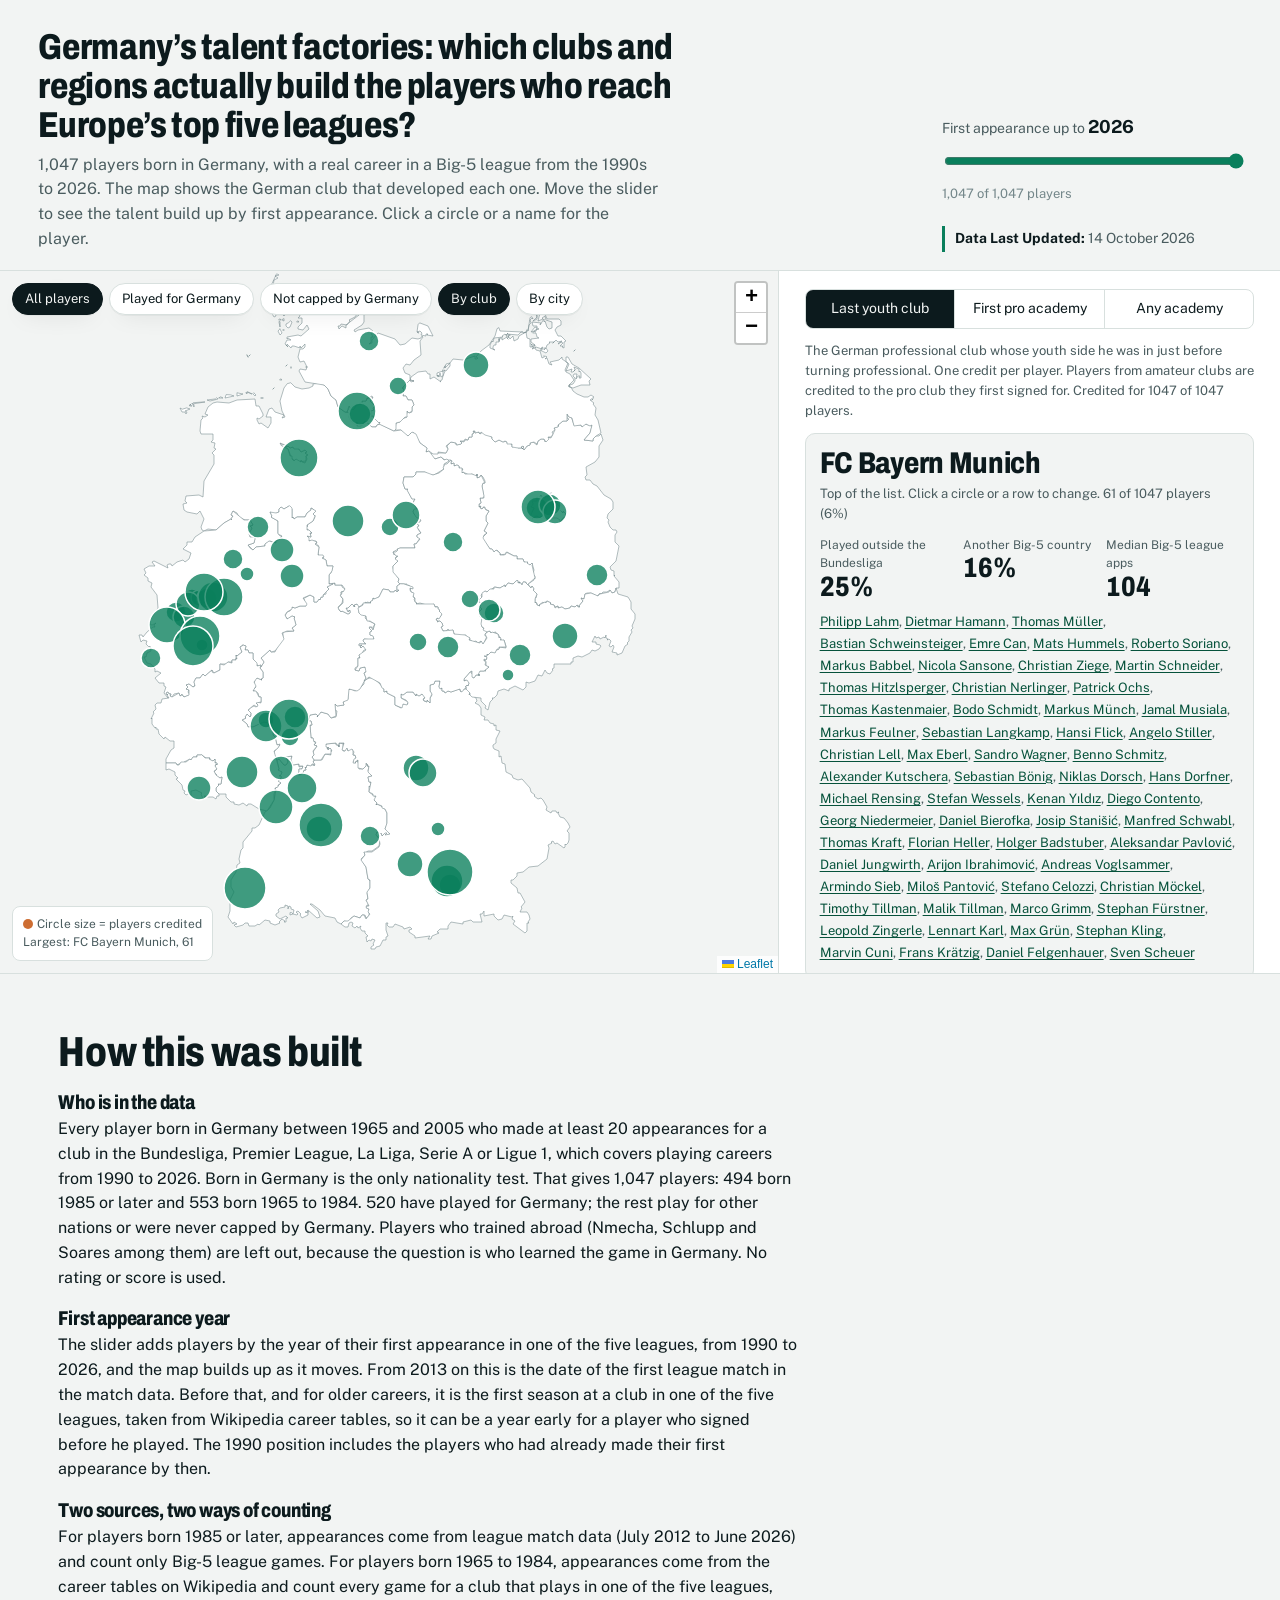
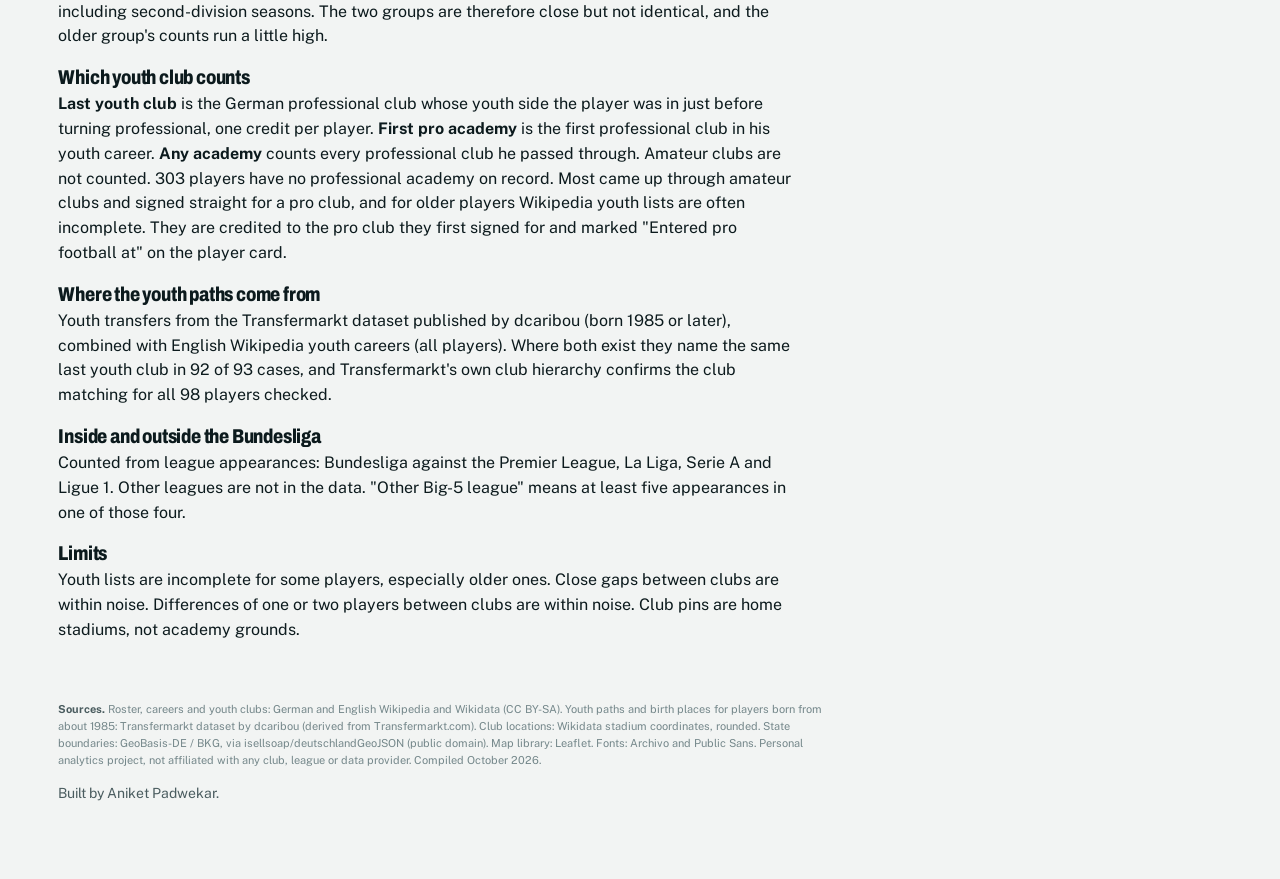
<file: germany/index.html>
<!doctype html>
<html lang="en"><head><meta charset="utf-8"><meta name="viewport" content="width=device-width,initial-scale=1">
<title>Germany’s talent factories: which clubs and regions actually build the players who reach Europe’s top five leagues?</title>
<meta name="description" content="Which German clubs and regions build the players who reach Europe's top five leagues? Every club, every player, on one map.">
<link rel="preconnect" href="https://fonts.googleapis.com"><link rel="preconnect" href="https://fonts.gstatic.com" crossorigin>
<link rel="stylesheet" href="https://fonts.googleapis.com/css2?family=Archivo:wdth,wght@62..125,700..900&family=Public+Sans:wght@400;600;700&display=swap">
<link rel="stylesheet" href="vendor/leaflet.css">
<link rel="stylesheet" href="assets/style.css?v=6"></head>
<body>
<header class="top">
 <div><h1 class="long">Germany’s talent factories: which clubs and regions actually build the players who reach Europe’s top five leagues?</h1>
 <p id="lede"></p></div>
 <div class="tools">
  <div class="yr"><label for="yr">First appearance up to <b id="yrv">2026</b></label><input id="yr" type="range" min="1990" max="2026" step="1" value="2026"><span id="yrn" class="yrn"></span></div>
  <p class="stamp"><b>Data Last Updated:</b> <span id="updated"></span></p>
 </div>
</header>

<section class="stage" aria-label="Map and academy ranking">
 <div class="mapwrap">
  <div class="mapbar" role="group" aria-label="Map options">
   <button class="chip" data-grp="all" aria-pressed="true" type="button">All players</button>
   <button class="chip" data-grp="de" aria-pressed="false" type="button">Played for Germany</button>
   <button class="chip" data-grp="oth" aria-pressed="false" type="button">Not capped by Germany</button>
   <button class="chip" data-view="club" aria-pressed="true" type="button">By club</button>
   <button class="chip" data-view="city" aria-pressed="false" type="button">By city</button>
  </div>
  <div id="map" role="application" aria-label="Interactive map of German youth academies"></div>
  <div class="maplegend" id="legend"></div>
 </div>
 <aside class="side">
  <div class="seg" id="measure" role="group" aria-label="Which youth club counts">
   <button data-m="last" aria-pressed="true" type="button">Last youth club</button>
   <button data-m="first" aria-pressed="false" type="button">First pro academy</button>
   <button data-m="any" aria-pressed="false" type="button">Any academy</button>
  </div>
  <p class="hint" id="mhint"></p>
  <div id="dossier"></div>
  <ol class="rank" id="rank"></ol>
  <button class="more" id="moreBtn" type="button" hidden>Show all</button>
 </aside>
</section>

<main>
 <section class="ch" id="method"><h2>How this was built</h2>
  <div class="method">
  <h3>Who is in the data</h3><p>Every player born in Germany between 1965 and 2005 who made at least 20 appearances for a club in the Bundesliga, Premier League, La Liga, Serie A or Ligue 1, which covers playing careers from 1990 to 2026. Born in Germany is the only nationality test. That gives 1,047 players: 494 born 1985 or later and 553 born 1965 to 1984. 520 have played for Germany; the rest play for other nations or were never capped by Germany. Players who trained abroad (Nmecha, Schlupp and Soares among them) are left out, because the question is who learned the game in Germany. No rating or score is used.</p>
  <h3>First appearance year</h3><p>The slider adds players by the year of their first appearance in one of the five leagues, from 1990 to 2026, and the map builds up as it moves. From 2013 on this is the date of the first league match in the match data. Before that, and for older careers, it is the first season at a club in one of the five leagues, taken from Wikipedia career tables, so it can be a year early for a player who signed before he played. The 1990 position includes the players who had already made their first appearance by then.</p>
  <h3>Two sources, two ways of counting</h3><p>For players born 1985 or later, appearances come from league match data (July 2012 to June 2026) and count only Big-5 league games. For players born 1965 to 1984, appearances come from the career tables on Wikipedia and count every game for a club that plays in one of the five leagues, including second-division seasons. The two groups are therefore close but not identical, and the older group's counts run a little high.</p>
  <h3>Which youth club counts</h3><p><b>Last youth club</b> is the German professional club whose youth side the player was in just before turning professional, one credit per player. <b>First pro academy</b> is the first professional club in his youth career. <b>Any academy</b> counts every professional club he passed through. Amateur clubs are not counted. 303 players have no professional academy on record. Most came up through amateur clubs and signed straight for a pro club, and for older players Wikipedia youth lists are often incomplete. They are credited to the pro club they first signed for and marked "Entered pro football at" on the player card.</p>
  <h3>Where the youth paths come from</h3><p>Youth transfers from the Transfermarkt dataset published by dcaribou (born 1985 or later), combined with English Wikipedia youth careers (all players). Where both exist they name the same last youth club in 92 of 93 cases, and Transfermarkt's own club hierarchy confirms the club matching for all 98 players checked.</p>
  <h3>Inside and outside the Bundesliga</h3><p>Counted from league appearances: Bundesliga against the Premier League, La Liga, Serie A and Ligue 1. Other leagues are not in the data. "Other Big-5 league" means at least five appearances in one of those four.</p>
  <h3>Limits</h3><p>Youth lists are incomplete for some players, especially older ones. Close gaps between clubs are within noise. Differences of one or two players between clubs are within noise. Club pins are home stadiums, not academy grounds.</p></div></section>
</main>
<dialog id="card" aria-label="Player card"><button class="dx" id="cclose" type="button" aria-label="Close">&times;</button><div id="cardbody"></div></dialog>
<footer><p class="sources"><b>Sources.</b> Roster, careers and youth clubs: German and English Wikipedia and Wikidata (CC BY-SA). Youth paths and birth places for players born from about 1985: Transfermarkt dataset by dcaribou (derived from Transfermarkt.com). Club locations: Wikidata stadium coordinates, rounded. State boundaries: GeoBasis-DE / BKG, via isellsoap/deutschlandGeoJSON (public domain). Map library: Leaflet. Fonts: Archivo and Public Sans. Personal analytics project, not affiliated with any club, league or data provider. Compiled October 2026.</p><p>Built by Aniket Padwekar.</p></footer>
<script src="vendor/leaflet.js"></script><script src="assets/de.js?v=2"></script><script src="assets/data.js?v=4"></script><script src="assets/app.js?v=7"></script>
<script>(function(){if(window.parent===window)return;function p(){var h=Math.max(document.documentElement.scrollHeight,document.body.scrollHeight);parent.postMessage({gtHeight:h},'*')}window.addEventListener('load',p);window.addEventListener('resize',p);if(window.ResizeObserver)new ResizeObserver(p).observe(document.body);setTimeout(p,800)})();</script></body></html>
</file>
<file: germany/vendor/leaflet.css>
/* required styles */

.leaflet-pane,
.leaflet-tile,
.leaflet-marker-icon,
.leaflet-marker-shadow,
.leaflet-tile-container,
.leaflet-pane > svg,
.leaflet-pane > canvas,
.leaflet-zoom-box,
.leaflet-image-layer,
.leaflet-layer {
	position: absolute;
	left: 0;
	top: 0;
	}
.leaflet-container {
	overflow: hidden;
	}
.leaflet-tile,
.leaflet-marker-icon,
.leaflet-marker-shadow {
	-webkit-user-select: none;
	   -moz-user-select: none;
	        user-select: none;
	  -webkit-user-drag: none;
	}
/* Prevents IE11 from highlighting tiles in blue */
.leaflet-tile::selection {
	background: transparent;
}
/* Safari renders non-retina tile on retina better with this, but Chrome is worse */
.leaflet-safari .leaflet-tile {
	image-rendering: -webkit-optimize-contrast;
	}
/* hack that prevents hw layers "stretching" when loading new tiles */
.leaflet-safari .leaflet-tile-container {
	width: 1600px;
	height: 1600px;
	-webkit-transform-origin: 0 0;
	}
.leaflet-marker-icon,
.leaflet-marker-shadow {
	display: block;
	}
/* .leaflet-container svg: reset svg max-width decleration shipped in Joomla! (joomla.org) 3.x */
/* .leaflet-container img: map is broken in FF if you have max-width: 100% on tiles */
.leaflet-container .leaflet-overlay-pane svg {
	max-width: none !important;
	max-height: none !important;
	}
.leaflet-container .leaflet-marker-pane img,
.leaflet-container .leaflet-shadow-pane img,
.leaflet-container .leaflet-tile-pane img,
.leaflet-container img.leaflet-image-layer,
.leaflet-container .leaflet-tile {
	max-width: none !important;
	max-height: none !important;
	width: auto;
	padding: 0;
	}

.leaflet-container img.leaflet-tile {
	/* See: https://bugs.chromium.org/p/chromium/issues/detail?id=600120 */
	mix-blend-mode: plus-lighter;
}

.leaflet-container.leaflet-touch-zoom {
	-ms-touch-action: pan-x pan-y;
	touch-action: pan-x pan-y;
	}
.leaflet-container.leaflet-touch-drag {
	-ms-touch-action: pinch-zoom;
	/* Fallback for FF which doesn't support pinch-zoom */
	touch-action: none;
	touch-action: pinch-zoom;
}
.leaflet-container.leaflet-touch-drag.leaflet-touch-zoom {
	-ms-touch-action: none;
	touch-action: none;
}
.leaflet-container {
	-webkit-tap-highlight-color: transparent;
}
.leaflet-container a {
	-webkit-tap-highlight-color: rgba(51, 181, 229, 0.4);
}
.leaflet-tile {
	filter: inherit;
	visibility: hidden;
	}
.leaflet-tile-loaded {
	visibility: inherit;
	}
.leaflet-zoom-box {
	width: 0;
	height: 0;
	-moz-box-sizing: border-box;
	     box-sizing: border-box;
	z-index: 800;
	}
/* workaround for https://bugzilla.mozilla.org/show_bug.cgi?id=888319 */
.leaflet-overlay-pane svg {
	-moz-user-select: none;
	}

.leaflet-pane         { z-index: 400; }

.leaflet-tile-pane    { z-index: 200; }
.leaflet-overlay-pane { z-index: 400; }
.leaflet-shadow-pane  { z-index: 500; }
.leaflet-marker-pane  { z-index: 600; }
.leaflet-tooltip-pane   { z-index: 650; }
.leaflet-popup-pane   { z-index: 700; }

.leaflet-map-pane canvas { z-index: 100; }
.leaflet-map-pane svg    { z-index: 200; }

.leaflet-vml-shape {
	width: 1px;
	height: 1px;
	}
.lvml {
	behavior: url(#default#VML);
	display: inline-block;
	position: absolute;
	}


/* control positioning */

.leaflet-control {
	position: relative;
	z-index: 800;
	pointer-events: visiblePainted; /* IE 9-10 doesn't have auto */
	pointer-events: auto;
	}
.leaflet-top,
.leaflet-bottom {
	position: absolute;
	z-index: 1000;
	pointer-events: none;
	}
.leaflet-top {
	top: 0;
	}
.leaflet-right {
	right: 0;
	}
.leaflet-bottom {
	bottom: 0;
	}
.leaflet-left {
	left: 0;
	}
.leaflet-control {
	float: left;
	clear: both;
	}
.leaflet-right .leaflet-control {
	float: right;
	}
.leaflet-top .leaflet-control {
	margin-top: 10px;
	}
.leaflet-bottom .leaflet-control {
	margin-bottom: 10px;
	}
.leaflet-left .leaflet-control {
	margin-left: 10px;
	}
.leaflet-right .leaflet-control {
	margin-right: 10px;
	}


/* zoom and fade animations */

.leaflet-fade-anim .leaflet-popup {
	opacity: 0;
	-webkit-transition: opacity 0.2s linear;
	   -moz-transition: opacity 0.2s linear;
	        transition: opacity 0.2s linear;
	}
.leaflet-fade-anim .leaflet-map-pane .leaflet-popup {
	opacity: 1;
	}
.leaflet-zoom-animated {
	-webkit-transform-origin: 0 0;
	    -ms-transform-origin: 0 0;
	        transform-origin: 0 0;
	}
svg.leaflet-zoom-animated {
	will-change: transform;
}

.leaflet-zoom-anim .leaflet-zoom-animated {
	-webkit-transition: -webkit-transform 0.25s cubic-bezier(0,0,0.25,1);
	   -moz-transition:    -moz-transform 0.25s cubic-bezier(0,0,0.25,1);
	        transition:         transform 0.25s cubic-bezier(0,0,0.25,1);
	}
.leaflet-zoom-anim .leaflet-tile,
.leaflet-pan-anim .leaflet-tile {
	-webkit-transition: none;
	   -moz-transition: none;
	        transition: none;
	}

.leaflet-zoom-anim .leaflet-zoom-hide {
	visibility: hidden;
	}


/* cursors */

.leaflet-interactive {
	cursor: pointer;
	}
.leaflet-grab {
	cursor: -webkit-grab;
	cursor:    -moz-grab;
	cursor:         grab;
	}
.leaflet-crosshair,
.leaflet-crosshair .leaflet-interactive {
	cursor: crosshair;
	}
.leaflet-popup-pane,
.leaflet-control {
	cursor: auto;
	}
.leaflet-dragging .leaflet-grab,
.leaflet-dragging .leaflet-grab .leaflet-interactive,
.leaflet-dragging .leaflet-marker-draggable {
	cursor: move;
	cursor: -webkit-grabbing;
	cursor:    -moz-grabbing;
	cursor:         grabbing;
	}

/* marker & overlays interactivity */
.leaflet-marker-icon,
.leaflet-marker-shadow,
.leaflet-image-layer,
.leaflet-pane > svg path,
.leaflet-tile-container {
	pointer-events: none;
	}

.leaflet-marker-icon.leaflet-interactive,
.leaflet-image-layer.leaflet-interactive,
.leaflet-pane > svg path.leaflet-interactive,
svg.leaflet-image-layer.leaflet-interactive path {
	pointer-events: visiblePainted; /* IE 9-10 doesn't have auto */
	pointer-events: auto;
	}

/* visual tweaks */

.leaflet-container {
	background: #ddd;
	outline-offset: 1px;
	}
.leaflet-container a {
	color: #0078A8;
	}
.leaflet-zoom-box {
	border: 2px dotted #38f;
	background: rgba(255,255,255,0.5);
	}


/* general typography */
.leaflet-container {
	font-family: "Helvetica Neue", Arial, Helvetica, sans-serif;
	font-size: 12px;
	font-size: 0.75rem;
	line-height: 1.5;
	}


/* general toolbar styles */

.leaflet-bar {
	box-shadow: 0 1px 5px rgba(0,0,0,0.65);
	border-radius: 4px;
	}
.leaflet-bar a {
	background-color: #fff;
	border-bottom: 1px solid #ccc;
	width: 26px;
	height: 26px;
	line-height: 26px;
	display: block;
	text-align: center;
	text-decoration: none;
	color: black;
	}
.leaflet-bar a,
.leaflet-control-layers-toggle {
	background-position: 50% 50%;
	background-repeat: no-repeat;
	display: block;
	}
.leaflet-bar a:hover,
.leaflet-bar a:focus {
	background-color: #f4f4f4;
	}
.leaflet-bar a:first-child {
	border-top-left-radius: 4px;
	border-top-right-radius: 4px;
	}
.leaflet-bar a:last-child {
	border-bottom-left-radius: 4px;
	border-bottom-right-radius: 4px;
	border-bottom: none;
	}
.leaflet-bar a.leaflet-disabled {
	cursor: default;
	background-color: #f4f4f4;
	color: #bbb;
	}

.leaflet-touch .leaflet-bar a {
	width: 30px;
	height: 30px;
	line-height: 30px;
	}
.leaflet-touch .leaflet-bar a:first-child {
	border-top-left-radius: 2px;
	border-top-right-radius: 2px;
	}
.leaflet-touch .leaflet-bar a:last-child {
	border-bottom-left-radius: 2px;
	border-bottom-right-radius: 2px;
	}

/* zoom control */

.leaflet-control-zoom-in,
.leaflet-control-zoom-out {
	font: bold 18px 'Lucida Console', Monaco, monospace;
	text-indent: 1px;
	}

.leaflet-touch .leaflet-control-zoom-in, .leaflet-touch .leaflet-control-zoom-out  {
	font-size: 22px;
	}


/* layers control */

.leaflet-control-layers {
	box-shadow: 0 1px 5px rgba(0,0,0,0.4);
	background: #fff;
	border-radius: 5px;
	}
.leaflet-control-layers-toggle {
	background-image: url(images/layers.png);
	width: 36px;
	height: 36px;
	}
.leaflet-retina .leaflet-control-layers-toggle {
	background-image: url(images/layers-2x.png);
	background-size: 26px 26px;
	}
.leaflet-touch .leaflet-control-layers-toggle {
	width: 44px;
	height: 44px;
	}
.leaflet-control-layers .leaflet-control-layers-list,
.leaflet-control-layers-expanded .leaflet-control-layers-toggle {
	display: none;
	}
.leaflet-control-layers-expanded .leaflet-control-layers-list {
	display: block;
	position: relative;
	}
.leaflet-control-layers-expanded {
	padding: 6px 10px 6px 6px;
	color: #333;
	background: #fff;
	}
.leaflet-control-layers-scrollbar {
	overflow-y: scroll;
	overflow-x: hidden;
	padding-right: 5px;
	}
.leaflet-control-layers-selector {
	margin-top: 2px;
	position: relative;
	top: 1px;
	}
.leaflet-control-layers label {
	display: block;
	font-size: 13px;
	font-size: 1.08333em;
	}
.leaflet-control-layers-separator {
	height: 0;
	border-top: 1px solid #ddd;
	margin: 5px -10px 5px -6px;
	}

/* Default icon URLs */
.leaflet-default-icon-path { /* used only in path-guessing heuristic, see L.Icon.Default */
	background-image: url(images/marker-icon.png);
	}


/* attribution and scale controls */

.leaflet-container .leaflet-control-attribution {
	background: #fff;
	background: rgba(255, 255, 255, 0.8);
	margin: 0;
	}
.leaflet-control-attribution,
.leaflet-control-scale-line {
	padding: 0 5px;
	color: #333;
	line-height: 1.4;
	}
.leaflet-control-attribution a {
	text-decoration: none;
	}
.leaflet-control-attribution a:hover,
.leaflet-control-attribution a:focus {
	text-decoration: underline;
	}
.leaflet-attribution-flag {
	display: inline !important;
	vertical-align: baseline !important;
	width: 1em;
	height: 0.6669em;
	}
.leaflet-left .leaflet-control-scale {
	margin-left: 5px;
	}
.leaflet-bottom .leaflet-control-scale {
	margin-bottom: 5px;
	}
.leaflet-control-scale-line {
	border: 2px solid #777;
	border-top: none;
	line-height: 1.1;
	padding: 2px 5px 1px;
	white-space: nowrap;
	-moz-box-sizing: border-box;
	     box-sizing: border-box;
	background: rgba(255, 255, 255, 0.8);
	text-shadow: 1px 1px #fff;
	}
.leaflet-control-scale-line:not(:first-child) {
	border-top: 2px solid #777;
	border-bottom: none;
	margin-top: -2px;
	}
.leaflet-control-scale-line:not(:first-child):not(:last-child) {
	border-bottom: 2px solid #777;
	}

.leaflet-touch .leaflet-control-attribution,
.leaflet-touch .leaflet-control-layers,
.leaflet-touch .leaflet-bar {
	box-shadow: none;
	}
.leaflet-touch .leaflet-control-layers,
.leaflet-touch .leaflet-bar {
	border: 2px solid rgba(0,0,0,0.2);
	background-clip: padding-box;
	}


/* popup */

.leaflet-popup {
	position: absolute;
	text-align: center;
	margin-bottom: 20px;
	}
.leaflet-popup-content-wrapper {
	padding: 1px;
	text-align: left;
	border-radius: 12px;
	}
.leaflet-popup-content {
	margin: 13px 24px 13px 20px;
	line-height: 1.3;
	font-size: 13px;
	font-size: 1.08333em;
	min-height: 1px;
	}
.leaflet-popup-content p {
	margin: 17px 0;
	margin: 1.3em 0;
	}
.leaflet-popup-tip-container {
	width: 40px;
	height: 20px;
	position: absolute;
	left: 50%;
	margin-top: -1px;
	margin-left: -20px;
	overflow: hidden;
	pointer-events: none;
	}
.leaflet-popup-tip {
	width: 17px;
	height: 17px;
	padding: 1px;

	margin: -10px auto 0;
	pointer-events: auto;

	-webkit-transform: rotate(45deg);
	   -moz-transform: rotate(45deg);
	    -ms-transform: rotate(45deg);
	        transform: rotate(45deg);
	}
.leaflet-popup-content-wrapper,
.leaflet-popup-tip {
	background: white;
	color: #333;
	box-shadow: 0 3px 14px rgba(0,0,0,0.4);
	}
.leaflet-container a.leaflet-popup-close-button {
	position: absolute;
	top: 0;
	right: 0;
	border: none;
	text-align: center;
	width: 24px;
	height: 24px;
	font: 16px/24px Tahoma, Verdana, sans-serif;
	color: #757575;
	text-decoration: none;
	background: transparent;
	}
.leaflet-container a.leaflet-popup-close-button:hover,
.leaflet-container a.leaflet-popup-close-button:focus {
	color: #585858;
	}
.leaflet-popup-scrolled {
	overflow: auto;
	}

.leaflet-oldie .leaflet-popup-content-wrapper {
	-ms-zoom: 1;
	}
.leaflet-oldie .leaflet-popup-tip {
	width: 24px;
	margin: 0 auto;

	-ms-filter: "progid:DXImageTransform.Microsoft.Matrix(M11=0.70710678, M12=0.70710678, M21=-0.70710678, M22=0.70710678)";
	filter: progid:DXImageTransform.Microsoft.Matrix(M11=0.70710678, M12=0.70710678, M21=-0.70710678, M22=0.70710678);
	}

.leaflet-oldie .leaflet-control-zoom,
.leaflet-oldie .leaflet-control-layers,
.leaflet-oldie .leaflet-popup-content-wrapper,
.leaflet-oldie .leaflet-popup-tip {
	border: 1px solid #999;
	}


/* div icon */

.leaflet-div-icon {
	background: #fff;
	border: 1px solid #666;
	}


/* Tooltip */
/* Base styles for the element that has a tooltip */
.leaflet-tooltip {
	position: absolute;
	padding: 6px;
	background-color: #fff;
	border: 1px solid #fff;
	border-radius: 3px;
	color: #222;
	white-space: nowrap;
	-webkit-user-select: none;
	-moz-user-select: none;
	-ms-user-select: none;
	user-select: none;
	pointer-events: none;
	box-shadow: 0 1px 3px rgba(0,0,0,0.4);
	}
.leaflet-tooltip.leaflet-interactive {
	cursor: pointer;
	pointer-events: auto;
	}
.leaflet-tooltip-top:before,
.leaflet-tooltip-bottom:before,
.leaflet-tooltip-left:before,
.leaflet-tooltip-right:before {
	position: absolute;
	pointer-events: none;
	border: 6px solid transparent;
	background: transparent;
	content: "";
	}

/* Directions */

.leaflet-tooltip-bottom {
	margin-top: 6px;
}
.leaflet-tooltip-top {
	margin-top: -6px;
}
.leaflet-tooltip-bottom:before,
.leaflet-tooltip-top:before {
	left: 50%;
	margin-left: -6px;
	}
.leaflet-tooltip-top:before {
	bottom: 0;
	margin-bottom: -12px;
	border-top-color: #fff;
	}
.leaflet-tooltip-bottom:before {
	top: 0;
	margin-top: -12px;
	margin-left: -6px;
	border-bottom-color: #fff;
	}
.leaflet-tooltip-left {
	margin-left: -6px;
}
.leaflet-tooltip-right {
	margin-left: 6px;
}
.leaflet-tooltip-left:before,
.leaflet-tooltip-right:before {
	top: 50%;
	margin-top: -6px;
	}
.leaflet-tooltip-left:before {
	right: 0;
	margin-right: -12px;
	border-left-color: #fff;
	}
.leaflet-tooltip-right:before {
	left: 0;
	margin-left: -12px;
	border-right-color: #fff;
	}

/* Printing */

@media print {
	/* Prevent printers from removing background-images of controls. */
	.leaflet-control {
		-webkit-print-color-adjust: exact;
		print-color-adjust: exact;
		}
	}
</file>
<file: germany/assets/style.css>
:root{
  --bg:#F2F4F3;--panel:#FFFFFF;--ink:#0C1A1D;--ink2:#4A5C5F;--ink3:#74878A;--line:#D8E0DE;
  --accent:#0A7F5C;--accent-ink:#06523B;--hl:#C4540E;--sea:#DCE7E8;--ramp0:#E6F1EC;--ramp1:#0A7F5C;
  --s1:#2a78d6;--s2:#eb6834;--s3:#1baf7a;--s4:#eda100;--s5:#e87ba4;--s6:#6250d6;--neutral:#8DA0A3;
  --shadow:0 1px 0 rgba(12,26,29,.04),0 8px 24px -12px rgba(12,26,29,.18);
  color-scheme:light;
}
@media (prefers-color-scheme:dark){:root:where(:not([data-theme="light"])){
  --bg:#081315;--panel:#0F1F22;--ink:#E7F0EE;--ink2:#A7BBBA;--ink3:#7C9291;--line:#1F3336;
  --accent:#2FBF8F;--accent-ink:#7BE3BF;--hl:#F08A4B;--sea:#0A1B1E;--ramp0:#0F2A29;--ramp1:#2FBF8F;
  --s1:#3987e5;--s2:#d95926;--s3:#199e70;--s4:#c98500;--s5:#d55181;--s6:#9085e9;--neutral:#5D7678;color-scheme:dark}}
:root[data-theme="dark"]{
  --bg:#081315;--panel:#0F1F22;--ink:#E7F0EE;--ink2:#A7BBBA;--ink3:#7C9291;--line:#1F3336;
  --accent:#2FBF8F;--accent-ink:#7BE3BF;--hl:#F08A4B;--sea:#0A1B1E;--ramp0:#0F2A29;--ramp1:#2FBF8F;
  --s1:#3987e5;--s2:#d95926;--s3:#199e70;--s4:#c98500;--s5:#d55181;--s6:#9085e9;--neutral:#5D7678;color-scheme:dark}
*{box-sizing:border-box}
html{scroll-behavior:smooth}
body{margin:0;background:var(--bg);color:var(--ink);font:16px/1.55 "Public Sans",system-ui,sans-serif;-webkit-font-smoothing:antialiased}
h1,h2,h3{font-family:"Archivo",system-ui,sans-serif;font-stretch:80%;font-weight:800;letter-spacing:-.01em;line-height:1.05;margin:0}
a{color:var(--accent-ink)}
button,select,input{font:inherit;color:inherit}
:focus-visible{outline:2px solid var(--accent);outline-offset:2px}
.num{font-variant-numeric:tabular-nums}
.top{display:flex;align-items:flex-end;justify-content:space-between;gap:24px;flex-wrap:wrap;padding:28px clamp(16px,3vw,40px) 18px}
.top h1{font-size:clamp(30px,4vw,48px);max-width:20ch}
.top p{margin:8px 0 0;max-width:62ch;color:var(--ink2)}
.stamp{font-size:14px;color:var(--ink2);border-left:3px solid var(--accent);padding:2px 0 2px 10px;margin:0}
.stamp b{color:var(--ink)}
.tools{display:flex;gap:14px;align-items:center;flex-wrap:wrap}
.tools label{font-size:14px;color:var(--ink2);display:flex;gap:8px;align-items:center}
select{background:var(--panel);border:1px solid var(--line);border-radius:6px;padding:7px 10px}
.stage{display:grid;grid-template-columns:minmax(0,1.55fr) minmax(320px,1fr);gap:0;border-top:1px solid var(--line);border-bottom:1px solid var(--line);background:var(--panel)}
#map{height:min(78vh,760px);min-height:460px;background:var(--sea)}
.mapwrap{position:relative}
.mapbar{position:absolute;z-index:500;left:12px;top:12px;display:flex;gap:6px;flex-wrap:wrap}
.chip{background:var(--panel);border:1px solid var(--line);border-radius:999px;padding:5px 12px;font-size:13px;cursor:pointer;box-shadow:var(--shadow)}
.chip[aria-pressed="true"]{background:var(--ink);color:var(--bg);border-color:var(--ink)}
.maplegend{position:absolute;z-index:500;left:12px;bottom:12px;background:var(--panel);border:1px solid var(--line);border-radius:8px;padding:8px 10px;font-size:12px;color:var(--ink2);max-width:260px}
.maplegend .ramp{height:8px;border-radius:4px;margin:4px 0;background:linear-gradient(90deg,var(--ramp0),var(--ramp1))}
.maplegend .row{display:flex;justify-content:space-between}
.maplegend i{display:inline-block;width:10px;height:10px;border-radius:50%;background:var(--hl);opacity:.85;vertical-align:-1px;margin-right:4px}
.side{padding:18px clamp(14px,2vw,26px) 22px;max-height:min(78vh,760px);overflow:auto;border-left:1px solid var(--line)}
.seg{display:flex;border:1px solid var(--line);border-radius:8px;overflow:hidden;margin-bottom:12px}
.seg button{flex:1;background:transparent;border:0;padding:8px 6px;cursor:pointer;font-size:14px;border-right:1px solid var(--line)}
.seg button:last-child{border-right:0}
.seg button[aria-pressed="true"]{background:var(--ink);color:var(--bg)}
.hint{font-size:13px;color:var(--ink2);margin:0 0 12px}
.rank{list-style:none;margin:0;padding:0}
.rank li{display:grid;grid-template-columns:auto 2.4em 1fr 2.4em;gap:8px;align-items:center;padding:3px 0;cursor:pointer;border-radius:6px}
.rank li:hover{background:color-mix(in srgb,var(--accent) 8%,transparent)}
.rank li[aria-selected="true"]{background:color-mix(in srgb,var(--hl) 14%,transparent)}
.rank .bar{height:14px;background:var(--line);border-radius:2px;position:relative}
.rank .bar i{position:absolute;inset:0 auto 0 0;background:var(--neutral);border-radius:2px 4px 4px 2px}
.rank li[aria-selected="true"] .bar i{background:var(--hl)}
.rank b{font-size:13px}
.rank .v{text-align:right;font-size:14px;font-weight:600}
.flag{display:inline-block;vertical-align:-2px;border-radius:2px;box-shadow:0 0 0 1px rgba(0,0,0,.18)}
.dossier{border:1px solid var(--line);border-radius:10px;padding:14px;margin-bottom:14px;background:var(--bg)}
.dossier h3{font-size:30px;display:flex;gap:10px;align-items:center}
.dossier dl{display:grid;grid-template-columns:repeat(3,1fr);gap:10px;margin:12px 0 0}
.dossier dt{font-size:12px;color:var(--ink2)}
.dossier dd{margin:0;font-family:"Archivo",sans-serif;font-stretch:80%;font-weight:800;font-size:28px;line-height:1}
.dossier .names{font-size:13px;color:var(--ink2);margin:10px 0 0}
.dossier button.x{float:right;background:none;border:0;cursor:pointer;color:var(--ink2);font-size:13px;text-decoration:underline}
main{max-width:1240px;margin:0 auto;padding:0 clamp(16px,3vw,40px)}
section.ch{padding:56px 0 8px}
section.ch>h2{font-size:clamp(28px,3.4vw,42px);max-width:22ch}
section.ch>p.lede{max-width:64ch;color:var(--ink2);margin:10px 0 22px}
.grid2{display:grid;grid-template-columns:repeat(2,minmax(0,1fr));gap:28px}
.fig{background:var(--panel);border:1px solid var(--line);border-radius:10px;padding:16px 16px 12px}
.fig h3{font-size:20px;margin-bottom:2px}
.fig p.cap{font-size:13px;color:var(--ink2);margin:0 0 8px}
.chart svg{display:block;width:100%;height:auto;overflow:visible}
.chart text{font:13px "Public Sans",sans-serif;fill:var(--ink2)}
.legend{display:flex;gap:6px 14px;flex-wrap:wrap;font-size:13px;margin:6px 0 0;color:var(--ink)}
.legend span{display:inline-flex;gap:6px;align-items:center}
.legend i{width:10px;height:10px;border-radius:2px;display:inline-block}
table{border-collapse:collapse;width:100%;font-size:14px}
th,td{padding:7px 8px;border-bottom:1px solid var(--line);text-align:right}
th:first-child,td:first-child{text-align:left}
th{font-weight:600;color:var(--ink2);font-size:13px}
td .mini{display:inline-block;height:8px;background:var(--neutral);border-radius:2px;vertical-align:middle;margin-right:6px}
tr.sel td{background:color-mix(in srgb,var(--hl) 12%,transparent)}
.filters{display:flex;gap:10px;flex-wrap:wrap;margin:0 0 16px}
.filters input[type=search]{background:var(--panel);border:1px solid var(--line);border-radius:6px;padding:7px 10px;min-width:220px}
.cards{display:grid;grid-template-columns:repeat(auto-fill,minmax(168px,1fr));gap:14px}
.pc{background:var(--panel);border:1px solid var(--line);border-radius:10px;overflow:hidden;cursor:pointer;text-align:left;padding:0;display:flex;flex-direction:column}
.pc:hover{border-color:var(--accent)}
.ph{aspect-ratio:4/4.4;background:linear-gradient(160deg,color-mix(in srgb,var(--accent) 22%,var(--panel)),var(--panel));position:relative;display:grid;place-items:center;overflow:hidden}
.ph img{position:absolute;inset:0;width:100%;height:100%;object-fit:cover;object-position:50% 18%}
.ph .mono{font-family:"Archivo",sans-serif;font-stretch:75%;font-weight:800;font-size:56px;color:color-mix(in srgb,var(--ink) 35%,transparent)}
.pc .meta{padding:9px 11px 11px}
.pc .nm{font-weight:700;line-height:1.2;font-size:15px}
.pc .sub{font-size:12.5px;color:var(--ink2);margin-top:3px;display:flex;gap:8px;align-items:center;flex-wrap:wrap}
.more{margin:18px auto 0;display:block;background:var(--panel);border:1px solid var(--line);border-radius:8px;padding:9px 18px;cursor:pointer}
dialog{border:1px solid var(--line);border-radius:14px;background:var(--panel);color:var(--ink);padding:0;width:min(760px,94vw);max-height:92vh;overflow:auto}
dialog::backdrop{background:rgba(3,10,12,.6)}
.dx{position:sticky;top:8px;float:right;margin:8px;background:var(--bg);border:1px solid var(--line);border-radius:50%;width:34px;height:34px;cursor:pointer;font-size:18px;line-height:1}
.dg{display:grid;grid-template-columns:230px 1fr;gap:0}
.dg .ph{aspect-ratio:auto;min-height:300px;height:100%}
.dg .body{padding:20px 22px 22px}
.dg h3{font-size:34px}
.kv{display:grid;grid-template-columns:repeat(3,1fr);gap:10px;margin:14px 0}
.kv div{background:var(--bg);border-radius:8px;padding:8px 10px}
.kv dt{font-size:12px;color:var(--ink2)}.kv dd{margin:0;font-weight:700;font-size:17px}
.path{list-style:none;margin:6px 0 0;padding:0 0 0 14px;border-left:2px solid var(--line)}
.path li{font-size:14px;padding:3px 0;display:flex;gap:8px;align-items:center}
.credit{font-size:11px;color:var(--ink3);margin-top:12px}
.tags{display:flex;gap:6px;flex-wrap:wrap;margin:8px 0}
.tags span{font-size:12px;border:1px solid var(--line);border-radius:999px;padding:2px 9px;background:var(--bg)}
.method{max-width:74ch}
.method h3{font-size:20px;margin:18px 0 4px}
.method p{margin:0 0 6px}
footer{padding:44px clamp(16px,3vw,40px) 60px;color:var(--ink2);font-size:14px;max-width:1240px;margin:0 auto}
.tip{position:fixed;z-index:2000;pointer-events:none;background:var(--ink);color:var(--bg);border-radius:6px;padding:6px 9px;font-size:12.5px;max-width:260px;opacity:0;transition:opacity .1s}
.leaflet-tooltip{font-family:"Public Sans",sans-serif}
.pop b{display:block;margin-bottom:4px}
.pop button{display:block;background:none;border:0;padding:1px 0;color:var(--accent-ink);cursor:pointer;text-align:left;text-decoration:underline;font-size:13px}
@media (max-width:940px){
  .stage{grid-template-columns:1fr}
  .side{max-height:none;border-left:0;border-top:1px solid var(--line)}
  #map{height:62vh}
  .grid2{grid-template-columns:1fr}
  .dg{grid-template-columns:1fr}.dg .ph{min-height:220px}
}
@media (prefers-reduced-motion:reduce){html{scroll-behavior:auto}}

footer .sources{font-size:11px;line-height:1.55;color:var(--ink3);max-width:110ch;margin:0 0 14px}
footer .sources b{color:var(--ink2)}

.figbar{display:flex;gap:12px;align-items:center;margin-bottom:10px;font-size:15px}.figbar label{display:flex;gap:10px;align-items:center;font-weight:600}
.legend{font-size:14px}
.pop{min-width:150px;max-height:260px;overflow:auto}.pop button{font-size:14px;padding:3px 0;color:var(--accent-ink);text-decoration:underline;text-underline-offset:2px;cursor:pointer}.pop button:hover{text-decoration-thickness:2px}
.leaflet-popup-content-wrapper{background:var(--panel);color:var(--ink)}.leaflet-popup-tip{background:var(--panel)}

/* German talent page */
.stage{border-bottom:1px solid var(--line)}
.dossier .names .nm{background:none;border:0;padding:0;color:var(--accent-ink);text-decoration:underline;text-underline-offset:2px;cursor:pointer;font-size:13px}
.dossier .names{line-height:1.7}
.rank li{grid-template-columns:1.6em minmax(0,1.3fr) 1fr 2.2em}
.rank b{overflow:hidden;text-overflow:ellipsis;white-space:nowrap;font-weight:600}
#moreBtn{margin:12px 0 0;display:block}
@media (max-width:940px){.mapbar{max-width:calc(100% - 24px)}}
@media (max-width:600px){.chip{font-size:12px;padding:4px 9px}.mapbar{gap:4px}.top h1{font-size:30px}}
#map{background:var(--bg)}
.leaflet-container{background:var(--bg)}
path.deland{fill:var(--panel);stroke:var(--ink3);stroke-opacity:.55}

.yr{min-width:min(100%,280px);font-size:14px;color:var(--ink2)}.yr label{display:block;margin-bottom:4px}.yr b{color:var(--ink);font-size:18px}
.yrrow{display:flex;align-items:center;gap:10px}.yr input[type=range]{flex:1;accent-color:var(--accent);height:28px;cursor:pointer}.yrn{display:block;margin-top:2px;font-size:13px;color:var(--ink3)}

.top h1.long{font-size:clamp(24px,3vw,36px);max-width:34ch;line-height:1.08}.yr input[type=range]{width:100%}

.tools{align-items:flex-start}.yr{width:300px;max-width:100%;flex:none}.yrn{min-height:1.4em;white-space:nowrap}.yr label{white-space:nowrap}
.top>div:first-child{flex:1 1 520px;max-width:720px}.top h1.long{max-width:none}.top .tools{flex:0 0 300px}
</file>
